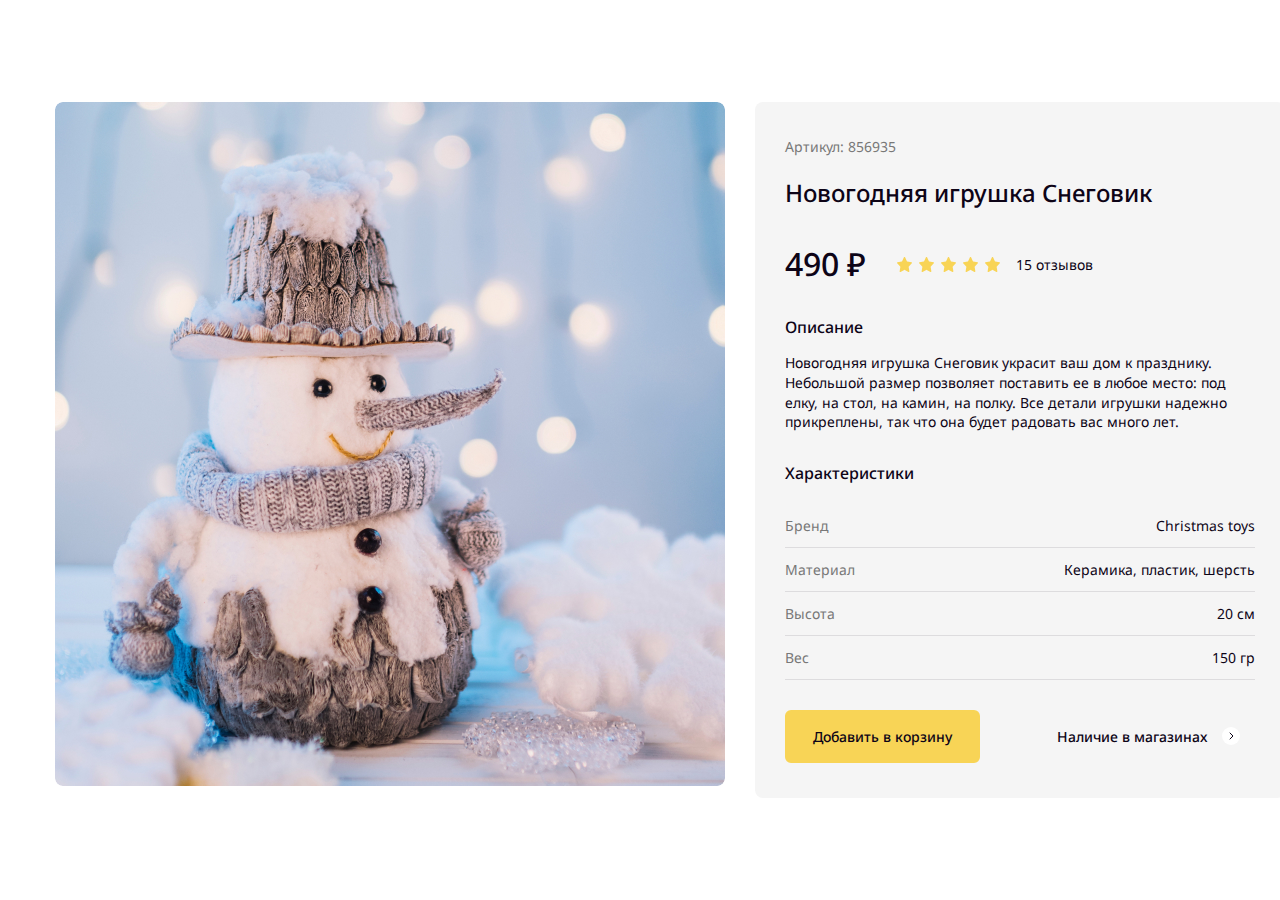
<file: case-1/index.html>
<!DOCTYPE html>
<html lang="ru">
<head>
  <meta charset="UTF-8">
  <meta http-equiv="X-UA-Compatible">
  <meta name="viewport" content="width=device-width, initial-scale=1.0">
  <title>Карточка товара "Снеговик"</title>
  <link rel="preconnect" href="https://fonts.googleapis.com">
  <link rel="preconnect" href="https://fonts.gstatic.com" crossorigin>
  <link 
    href="https://fonts.googleapis.com/css2?family=Noto+Sans:wght@400;500;700&display=swap" 
    rel="stylesheet"
  >
  <link rel="stylesheet" href="../css/normalize.css">
  <link rel="stylesheet" href="css/main.css">
</head>
<body>
  <main class="card-container">
    <article class="card">
      <!-- Изображение -->
      <div class="card__img-wrap">
        <img 
          class="card__img"
          src="img/snowman.jpg" 
          width="670" height="684" 
          alt="Новогодняя игрушка Снеговик" 
          title="Новогодняя игрушка Снеговик"
          aria-labelledby="img-main"
        >
      </div>
      <!-- Информация -->
      <div class="card__info-wrap card-info">
        <p class="card-info__article">Артикул: 856935</p>
        <h1 class="card-info__title" id="img-main">Новогодняя игрушка Снеговик</h1>
        <div class="card-info__info">
          <div class="card-info__price">490 &#8381;</div>
          <div class="card-info__stars star-rate" role="img" aria-label="Рейтинг 5 из 5">
            <img src="img/star.svg" alt="">
            <img src="img/star.svg" alt="">
            <img src="img/star.svg" alt="">
            <img src="img/star.svg" alt="">
            <img src="img/star.svg" alt="">
          </div>
          <a class="link card-info__reviews" href="#">15 отзывов</a>
        </div>
        <!-- Описание -->
        <div class="card-info__description description">
          <h3 class="description__title">Описание</h3>
          <p class="description__text">
            Новогодняя игрушка Снеговик украсит ваш дом
            к празднику. Небольшой размер позволяет поставить ее
            в любое место: под елку, на стол, на камин, на полку. Все детали игрушки 
            надежно прикреплены, так что она будет радовать вас много лет.
          </p>
        </div>
        <!-- Характеристики -->
        <div class="card-info__params params">
          <h3 class="params__title">Характеристики</h3>
          <dl class="params__list">
            <dt class="params__term">Бренд</dt>
            <dd class="params__value">Christmas toys</dd>
          </dl>
          <dl class="params__list">
            <dt class="params__term">Материал</dt>
            <dd class="params__value">Керамика, пластик, шерсть</dd>
          </dl>
          <dl class="params__list">
            <dt class="params__term">Высота</dt>
            <dd class="params__value">20 см</dd>
          </dl>
          <dl class="params__list">
            <dt class="params__term">Вес</dt>
            <dd class="params__value">150 гр</dd>
          </dl>
        </div>
        <!-- Ссылки -->
        <div class="card-info__buttons">
          <button href="#" class="button button--action card__button" type="button">
            Добавить в корзину
          </button>
          <a href="#" class="button button--link card__button">
            Наличие в магазинах
            <span class="button--link--arrow">
              <svg width="5" height="8" viewBox="0 0 5 8" fill="none" xmlns="http://www.w3.org/2000/svg">
                <path d="M1 1L4 4L1 7" stroke="#0D0417" stroke-linecap="round" stroke-linejoin="round"/>
              </svg>
            </span>
          </a>
        </div>
      </div>
    </article>
  </main>
</body>
</html>
</file>
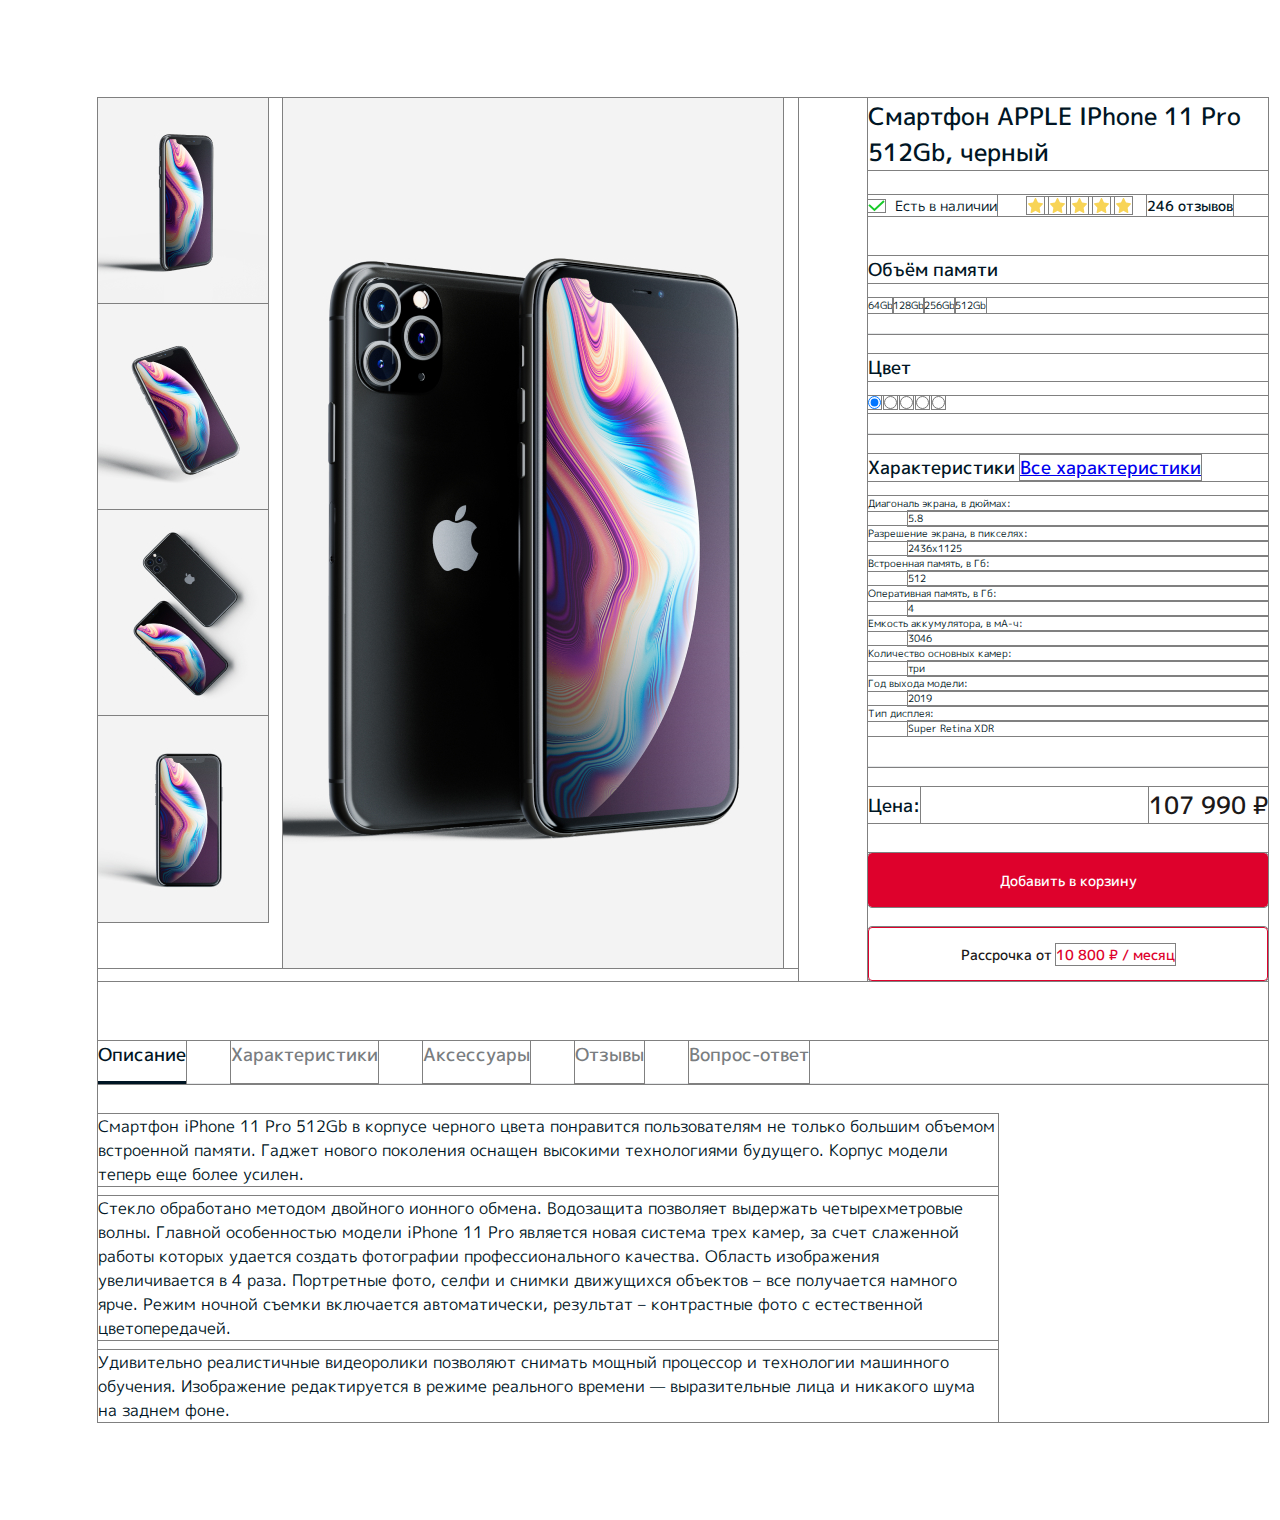
<file: case-3/index.html>
<!DOCTYPE html>
<html lang="ru">
  <head>
    <meta charset="UTF-8">
    <meta http-equiv="X-UA-Compatible" content="IE=edge">
    <meta name="viewport" content="width=device-width, initial-scale=1.0">
    <link rel="preconnect" href="https://fonts.googleapis.com">
    <link rel="preconnect" href="https://fonts.gstatic.com" crossorigin>
    <link href="https://fonts.googleapis.com/css2?family=M+PLUS+1p:wght@400;500&display=swap" rel="stylesheet"> 
    <title>Case 3: Карточка товара</title>
    <link rel="stylesheet" href="../css/normalize.css">
    <link rel="stylesheet" href="css/main.css">
  </head>
  <body>
    <main class="card-container">
        <article class="card">
            <form class="form card__form" action="#" method="get">

                <!-- Основная информация -->
                <div class="card__main">
                    <!-- галерея фото -->
                    <div class="card__img-container">
                        <ul class="list img-carousel">
                            <li class="img-carousel__item">
                                <img class="img img-carousel__img" src="img/photo-1.jpeg" alt="Photo 1" width="170" height="206">
                            </li>
                            <li class="img-carousel__item">
                                <img class="img img-carousel__img" src="img/photo-2.jpeg" alt="Photo 2" width="170" height="206">
                            </li>
                            <li class="img-carousel__item">
                                <img class="img img-carousel__img" src="img/photo-3.jpeg" alt="Photo 3" width="170" height="206">
                            </li>
                            <li class="img-carousel__item">
                                <img class="img img-carousel__img" src="img/photo-4.jpeg" alt="Photo 4" width="170" height="206">
                            </li>
                            <li class="img-carousel__item active">
                                <img class="img img-carousel__img" src="img/photo-5.jpeg" alt="Photo 5" width="500" height="870">
                            </li>
                        </ul>
                    </div>
                    <!-- инфо о товаре -->
                    <div class="card__info-container card-info">
                        <h1 class="card-info__title">Смартфон APPLE IPhone 11 Pro 512Gb, черный </h1>
                        <!-- наличие, звёздочки, кол-во отзывов -->
                        <div class="card-info__info">
                            <p class="card-info__availability">
                                <img src="img/ok-arrow.svg" alt="">
                                Есть в наличии
                            </p>
                            <div class="card-info__stars star-rate">
                              <img src="img/star.svg" alt="">
                              <img src="img/star.svg" alt="">
                              <img src="img/star.svg" alt="">
                              <img src="img/star.svg" alt="">
                              <img src="img/star.svg" alt="">
                            </div>
                            <a class="card-info__reviews link" href="#">246 отзывов</a>
                        </div>
                        <!-- объём памяти -->
                        <div class="card-info__block card-info--memory-chooser">
                            <h3 class="card-info__subtitle">Объём памяти</h3>
                            <div class="memory-chooser">
                                <input class="visually-hidden memory-chooser__item" type="radio" name="memory" id="memory_1">
                                <label class="memory-chooser__label" for="memory_1">64Gb</label>
                          
                                <input class="visually-hidden memory-chooser__item" type="radio" name="memory" id="memory_2">
                                <label class="memory-chooser__label" for="memory_2">128Gb</label>
                          
                                <input class="visually-hidden memory-chooser__item" type="radio" name="memory" id="memory_3">
                                <label class="memory-chooser__label" for="memory_3">256Gb</label>
                          
                                <input class="visually-hidden memory-chooser__item" type="radio" name="memory" id="memory_4" checked>
                                <label class="memory-chooser__label" for="memory_4">512Gb</label>
                            </div>
                        </div>
                        <!-- цвет -->
                        <div class="card-info__block card-info--color-chooser">
                            <h3 class="card-info__subtitle">Цвет</h3>
                            <div class="color-chooser">
                                <label class="visually-hidden" for="color_1">Чёрный</label>
                                <input class="color-chooser__item" type="radio" name="color" id="color_1"
                                  style="background-color: #001524;" checked>
                                <label class="visually-hidden" for="color_2">Мятный</label>
                                <input class="color-chooser__item" type="radio" name="color" id="color_2"
                                  style="background-color: #C0E9D7;">
                          
                                <label class="visually-hidden" for="color_3">Жёлтый</label>
                                <input class="color-chooser__item" type="radio" name="color" id="color_3"
                                  style="background-color: #FFE98C;">
                          
                                <label class="visually-hidden" for="color_4">Серый</label>
                                <input class="color-chooser__item" type="radio" name="color" id="color_4"
                                  style="background-color: #D7D4DD;">

                                <label class="visually-hidden" for="color_4">Красный</label>
                                <input class="color-chooser__item" type="radio" name="color" id="color_4"
                                style="background-color: #CD273D;">
                            </div>
                        </div>
                        <!-- характеристики -->
                        <div class="card-info__block card-info--data-list">
                            <h3 class="card-info__subtitle">
                                Характеристики <a href="#">Все характеристики</a>
                            </h3>
                            <dl class="data-list">
                              <dt>Диагональ экрана, в дюймах:</dt>
                              <dd>5.8</dd>
                              <dt>Разрешение экрана, в пикселях: </dt>
                              <dd>2436x1125</dd>
                              <dt>Встроенная память, в Гб:</dt>
                              <dd>512</dd>
                              <dt>Оперативная память, в Гб:</dt>
                              <dd>4</dd>
                              <dt>Емкость аккумулятора, в мА-ч:</dt>
                              <dd>3046</dd>
                              <dt>Количество основных камер:</dt>
                              <dd>три</dd>
                              <dt>Год выхода модели:</dt>
                              <dd>2019</dd>
                              <dt>Тип дисплея:</dt>
                              <dd>Super Retina XDR</dd>
                            </dl>
                        </div>
                        <!-- цена -->
                        <p class="card-info__price price">
                            <span class="price__text">Цена:</span>
                            <span class="price__value">107 990 &#8381;</span>
                        </p>
                        <!-- кнопки -->
                        <div class="card-info__buttons">
                            <button class="button card-info__button button--accent">Добавить в корзину</button>
                            <a class="button card-info__button button--bordered" href="#">
                                Рассрочка от <span>10 800 &#8381; / месяц</span>
                            </a>
                        </div>
                    </div>
                </div>

                <!-- Дополнительно -->
                <div class="card__more">
                    <!-- список табов -->
                    <ul class="list tabs card__tabs">
                        <li class="tabs__item tab tab--active">
                            <a class="link tab__link" href="#">Описание</a>
                        </li>
                        <li class="tabs__item tab">
                            <a class="link tab__link" href="#">Характеристики</a>
                        </li>
                        <li class="tabs__item tab">
                            <a class="link tab__link" href="#">Аксессуары</a>
                        </li>
                        <li class="tabs__item tab">
                            <a class="link tab__link" href="#">Отзывы</a>
                        </li>
                        <li class="tabs__item tab">
                            <a class="link tab__link" href="#">Вопрос-ответ</a>
                        </li>
                    </ul>
                    <!-- список описаний -->
                    <ul class="list descriptions card__descriptions">
                        <li class="descriptions__item description description--active">
                            <p>
                                Смартфон iPhone 11 Pro 512Gb в корпусе черного цвета понравится пользователям 
                                не только большим объемом встроенной памяти. Гаджет нового поколения оснащен 
                                высокими технологиями будущего. Корпус модели теперь еще более усилен.
                            </p>
                            <p>
                                Стекло обработано методом двойного ионного обмена. Водозащита позволяет выдержать 
                                четырехметровые волны. Главной особенностью модели iPhone 11 Pro является новая 
                                система трех камер, за счет слаженной работы которых удается создать фотографии 
                                профессионального качества. Область изображения увеличивается в 4 раза. Портретные 
                                фото, селфи и снимки движущихся объектов – все получается намного ярче. Режим ночной 
                                съемки включается автоматически, результат – контрастные фото с естественной 
                                цветопередачей.
                            </p>
                            <p>
                                Удивительно реалистичные видеоролики позволяют снимать мощный процессор и 
                                технологии машинного обучения. Изображение редактируется в режиме реального 
                                времени — выразительные лица и никакого шума на заднем фоне.
                            </p>
                        </li>
                        <li class="descriptions__item description">
                            Характеристики
                        </li>
                        <li class="descriptions__item description">
                            Аксессуары
                        </li>
                        <li class="descriptions__item description">
                            Отзывы
                        </li>
                        <li class="descriptions__item description">
                            Вопрос-ответ
                        </li>
                    </ul>
                </div>
            </form>
        </article>
    </main>
  </body>
</html>
</file>
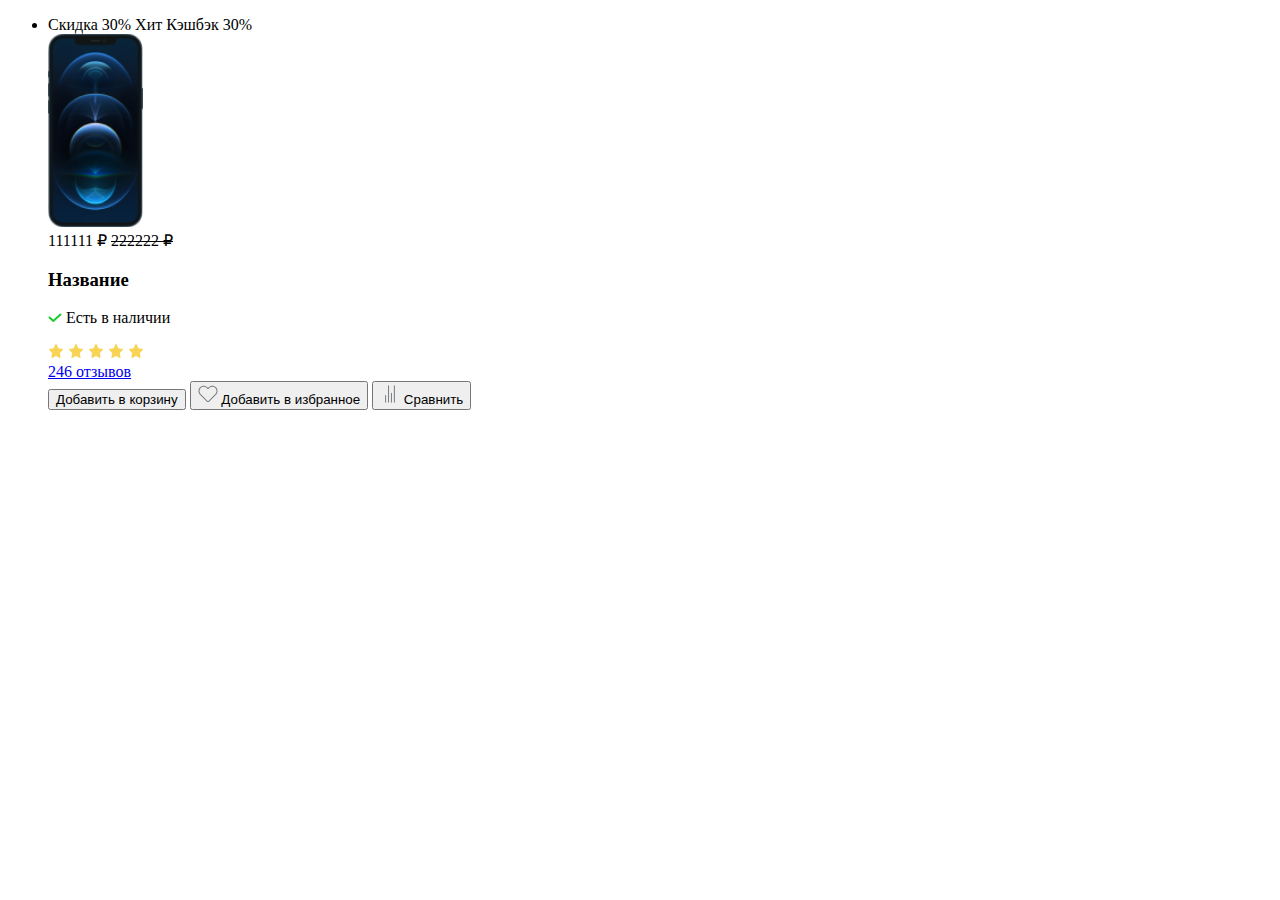
<file: case-4/card.html>
<!DOCTYPE html>
<html lang="en">
<head>
    <meta charset="UTF-8">
    <meta http-equiv="X-UA-Compatible" content="IE=edge">
    <meta name="viewport" content="width=device-width, initial-scale=1.0">
    <title>Card</title>
</head>
<body>
    <main className="main">
        <div className="container">
            <section class="cards">
                <ul class="list cards__list">

                    <li class="cards__item card" tabindex="0" id="1">
                        <span className="label label--sale card__label">
                            Скидка 30%
                        </span>
                        <span className="label label--hit card__label">
                            Хит
                        </span>
                        <span className="label label--cashback card__label">
                            Кэшбэк 30%
                        </span>
                        <div class="card__img-wrap">
                            <img 
                                className="img card__img" 
                                src="img/photo-1.png"
                                width="auto" height="193"
                                alt="Название"
                            />
                        </div>
                        <div className="card__description">
                            <!-- цена -->
                            <div className="card__prices">
                                <span className="card__price">111111 &#8381;</span>
                                <del className="card__price card__price--old">222222 &#8381;</del>
                            </div>
                            <!-- Название -->
                            <h3 className="card__title">Название</h3>
                            <!-- Наличие -->
                            <div class="card__info">
                                <p class="card__availability">
                                    <img src="img/ok-arrow.svg" alt="">
                                    Есть в наличии
                                </p>
                                <div class="card__stars star-rate">
                                  <img src="img/star.svg" alt="">
                                  <img src="img/star.svg" alt="">
                                  <img src="img/star.svg" alt="">
                                  <img src="img/star.svg" alt="">
                                  <img src="img/star.svg" alt="">
                                </div>
                                <a class="card__reviews link" href="#">246 отзывов</a>
                            </div>
                            <!-- Кнопки -->
                            <div className="card__buttons">
                                <button class="button card__button button--accent">Добавить в корзину</button>
                                <button className="button card__button" type="button">
                                    <img 
                                        className="button__img" src="img/heart.svg" 
                                        width="20" height="20" 
                                        alt="Кнопка 'В избранное'"
                                    />
                                    <span className="visually-hidden">Добавить в избранное</span>
                                </button>
                                <button className="button card__button card__button--buy" type="button">
                                    <img 
                                        className="button__img" src="img/compare.svg" 
                                        width="20" height="20" 
                                        alt="Кнопка 'Сравнить'"
                                    />
                                    <span className="visually-hidden">Сравнить</span>
                                </button>
                            </div>
                        </div>
                    </li>

                </ul>
            </section>
        </div>
    </main>
</body>
</html>
</file>
<file: case-1/css/main.css>
/* Общие стили */

*, ** {
  box-sizing: border-box;
}

:root {
  --white: #FFFFFF;
  --main-text: #0D0417;
  --yellow: #F8D456;
  --gray: #797980;
  --l-gray: #B6B6BF;
  --info-color: #F5F5F5;
  --disabled-color: #E6E4E1;
  --text-disabled: #A6A5A2;
  --link-disabled-bg: #DEDEDE;
  --article-color: #787878;
}

html, body {
  width: 100%;
  height: 100%;
  margin: 0;
  padding: 0;
  background-color: var(--white);

  font-family: "Noto Sans", sans-serif;
  font-size: 10px;
  line-height: 140%;
  font-weight: 400;
  font-style: normal;
  color: var(--main-text);
}

/* Ссылки */

a {
  text-decoration: none;
  color: inherit;
}

.link {
  font-weight: 400;
  font-size: 1.8rem;
  line-height: 2.5rem;

  outline: none;
  text-decoration: none;

  transition: all 0.2s ease-in-out 0s;
}

.link:visited {
  color: var(--gray);
}

.link:hover {
  text-decoration-color: var(--main-text);
  text-decoration-line: underline;
  text-decoration-thickness: 0.1rem;
  transition: all 0.2s ease-in-out 0s;
}

.link:focus,
.link:active {
  color: var(--main-text);
  text-decoration-color: var(--yellow);
  text-decoration-line: underline;
  text-decoration-thickness: 0.2rem;
  transition: all 0.2s ease-in-out 0s;
}

.link:disabled {
  color: var(--l-gray);
}

/* Контейнер карточек */

.card-container {
  min-height: 100vh;
  display: flex;
  flex-direction: column;
  justify-content: center;
  align-items: center;
}

/* Кнопки */

.button {
  display: flex;
  justify-content: center;
  align-items: center;
  background: none;

  padding: 1.5rem;

  font-weight: 500;
  font-size: 1.4rem;
  line-height: 1.9rem;
  color: var(--main-text);

  border: none;
  cursor: pointer;
}

.button:enabled:hover,
.button:enabled:focus,
.button:enabled:active {
  transition: all 0.2s ease-in-out 0s;
}

.button:disabled {
  border-color: var(--disabled-color);
  background-color: var(--disabled-color);
  color: var(--text-disabled);
}

.button--action {
  padding-left: 2.6rem;
  padding-right: 2.6rem;
  background-color: var(--yellow);

  border: 0.2rem solid var(--yellow);
  border-radius: 0.6rem;
}

.button--action:enabled:hover {
  background-color: var(--white);
  border-color: transparent;
  outline: 0.2rem solid var(--yellow);
}

.button--action:disabled {
  background-color: var(--disabled-color);
  color: var(--text-disabled);
  border-color: var(--disabled-color);
  outline: none;
}

.button--action:enabled:focus,
.button--action:enabled:active {
  outline: none;
  border: 0.1rem solid var(--main-text);
}

.button--link:hover .button--link--arrow {
  background-color: var(--yellow);
}

.button--link:hover .button--link--arrow path {
  stroke: var(--white);
}

.button--link:visited {
  color: var(--gray);
}

.button--link:disabled {
  color: var(--l-gray);
}

.button--link:disabled .button--link--arrow {
  background-color: var(--link-disabled-bg);
}

.button--link:disabled .button--link--arrow path {
  background-color: var(--link-disabled-bg);
  stroke: var(--l-gray);
}

.button--link:focus {
  text-decoration: 0.2rem solid var(--yellow);
}

.button:enabled:hover,
.button:enabled:focus,
.button:enabled:active {
  transition: background-color, color, border 0.2s ease-in-out 0s;
}

/* Карточка */

.card {
  display: grid;
  grid-template-columns: 67rem 47rem;
  grid-column-gap: 3rem;
}

/* Блок изображения */

.card__img-wrap {
  display: block;
  max-width: 67rem;
  object-fit: contain;
  border-radius: 0.8rem;
}

.card__img {
  display: block;
  border-radius: 0.8rem;
  max-width: 100%;
  height: auto;
}

/* Блок инфо */

.card-info {
  max-width: 47rem;
  width: 47rem;

  padding: 3.5rem 3rem;

  background-color: var(--info-color);
  border-radius: 0.8rem;
}

.card-info__article {
  margin: 0;
  margin-bottom: 2rem;

  font-size: 1.4rem;
  line-height: 1.9rem;
  color: var(--article-color);
}

.card-info__title {
  margin: 0;
  margin-bottom: 3.3rem;

  font-weight: 500;
  font-size: 2.4rem;
  line-height: 3.3rem;
}

.card-info__info {
  display: flex;
  align-items: center;

  margin-bottom: 3rem;
}

.card-info__price {
  margin-right: 3rem;

  font-weight: 500;
  font-size: 3.2rem;
  line-height: 4.4rem;
}

.star-rate {
  display: flex;
  align-items: center;
}

.star-rate img:not(:last-child) {
  margin-right: 0.5rem;
}

.card-info__reviews {
  margin-left: 1.5rem;
  font-size: 1.4rem;
  line-height: 1.9rem;
}

/* Описание */

.description__title {
  margin: 0;
  margin-bottom: 1.5rem;

  font-weight: 500;
  font-size: 1.6rem;
  line-height: 2.2rem;
}

.description__text {
  margin: 0;
  margin-bottom: 3rem;

  font-size: 1.4rem;
  line-height: 140%;
}

/* Характеристики */

.params__title {
  margin: 0;
  margin-bottom: 2rem;

  font-weight: 500;
  font-size: 1.6rem;
  line-height: 2.2rem;
}

.params__list {
  display: flex;
  justify-content: space-between;
  align-items: center;
  margin: 0;
  padding-top: 1.2rem;
  padding-bottom: 1.2rem;

  font-size: 1.4rem;
  line-height: 1.9rem;

  border-bottom: 0.1rem solid rgba(13, 4, 23, 0.1);
}

.params__term {
  color: var(--article-color);
}

.params__value {
  color: var(--main-text);
}

/* Кнопки */

.card-info__buttons {
  display: flex;
  justify-content: space-between;
  align-items: center;
  margin-top: 3rem;
}

.card__button:not(:last-child) {
  margin-right: 3rem;
}

.button--link--arrow {
  display: flex;
  justify-content: center;
  align-items: center;
  width: 1.8rem;
  height: 1.8rem;
  margin-left: 1.5rem;
  background-color: var(--white);
  border-radius: 50%;
}
</file>
<file: case-3/css/main.css>
/* variables */
:root {
    --bg: #E5E5E5;
    --text: #001524;
    --light-text: #797D80;

    --white: #ffffff;
    --border: #797D80;
    --accent-color: #DE012C;

    --color-1: #262827;
    --color-2: #C0E9D7;
    --color-3: #FFE98C;
    --color-4: #D7D4DD;
    --color-5: #CD273D;
}

/* base */

html,
body {
    margin: 0;
    padding: 0;
    width: 100%;
    font-family: 'M PLUS 1p', sans-serif;;
    font-size: 10px;
    font-style: normal;
    font-weight: 400;
    line-height: 150%;
    color: var(--text);
    background-color: var(--bg);
}

*,
*::before,
*::after {
    -webkit-box-sizing: border-box;
    box-sizing: border-box;
}

* {
    outline: 1px solid gray;
}

.link {
    text-decoration: none;
    color: inherit;
}

.link:hover {
    color: #DE012C;
}

.link:visited {
    color: #99A1A7;
}

.link:focus {
    color: #C20127;
}

.link[disabled] {
    color: #D6D2D3;
}

.list {
    list-style: none;
    margin: 0;
    padding: 0;
}

.img {
    max-width: 100%;
    height: auto;
    object-fit: cover;
}

.visually-hidden {
    position: absolute;
    width: 0.1rem;
    height: 0.1rem;
    margin: -0.1rem;
    border: 0;
    padding: 0;
    white-space: nowrap;
    -webkit-clip-path: inset(100%);
    clip-path: inset(100%);
    clip: rect(0 0 0 0);
    overflow: hidden;
}

/* Контейнер */

.card-container {
    width: 136.6rem;
    max-width: 136.6rem;
    margin: 0 auto;
    background-color: var(--white);
}

/* Кнопки */

.button {
    display: flex;
    justify-content: center;
    align-items: center;
    width: 100%;

    padding: 1.6rem 2rem 1.5rem;
    background-color: var(--white);

    font-weight: 500;
    font-size: 1.4rem;
    line-height: 2.1rem;
    color: #1C1919;

    text-decoration: none;

    border: 0.1rem solid var(--white);
    border-radius: 4px;

    cursor: pointer;
}

.button--accent {
    background-color: var(--accent-color);

    color: var(--white);

    border: 0.1rem solid var(--accent-color);
}

.button--accent:hover {
    background-color: #C20127;
    border-color: #C20127;
}

.button--accent:focus {
    background-color: #DE012C;
    border-color: #DE012C;
    outline: 0.2rem solid #001524;
}

.button--accent[disabled] {
    background-color: #E5E3E4;
    border-color: #E5E3E4;
    color: #B2B1B2;
}

.button--bordered {
    border: 0.1rem solid var(--accent-color);
}

.button--bordered span {
    margin-left: 0.4rem;
    color: var(--accent-color);
}

.button--bordered:hover {
    background-color: #001524;
    border-color: #001524;
    color: var(--white);
}

.button--bordered:focus {
    background-color: var(--white);
    border-color: var(--white);
    outline: 0.2rem solid #001524;
}

.button--bordered[disabled] {
    color: #BFBCBD;
    border-color: #BFBCBD;
}

.button--bordered[disabled] span {
    color: #BFBCBD;
    border-color: #BFBCBD;
}

/* Карточка */

.card {
    padding: 9.8rem;
}

.form {
    width: 100%;
}

/* Верхняя часть карточки */

.card__main {
    display: grid;
    grid-template-columns: 70rem 40rem;
    grid-column-gap: 7rem;
    margin-bottom: 6rem;
}

/* Карусель фото */

.img-carousel {
    display: flex;
    flex-direction: column;
    flex-wrap: wrap;
    align-items: flex-start;
    max-height: 87rem;
}

.img-carousel__item {
    display: flex;
}

/* Модуль описаний */

/* card-info */

.card-info__title {
    margin: 0;
    margin-bottom: 2.5rem;

    font-weight: 500;
    font-size: 2.4rem;
    line-height: 3.6rem;
}

.card-info__info {
    display: flex;
    flex-wrap: wrap;
    align-items: center;
    margin-bottom: 4rem;
}

.card-info__availability img {
    margin-right: 1rem;
}

.card-info__availability {
    display: flex;
    align-items: center;
    margin: 0;
    margin-right: 3rem;

    font-size: 1.4rem;
    line-height: 2.1rem;
}

/* звёздочки */

.star-rate {
    display: flex;
    align-items: center;
}

.star-rate img {
    margin-right: 0.5rem;
}

.star-rate img:last-child {
    margin-right: 0;
}

.card-info__reviews {
    margin-left: 1.5rem;

    font-weight: 500;
    font-size: 1.4rem;
    line-height: 2.1rem;
}

/* Списки параметров */

.card-info__block {
    margin-bottom: 2rem;
    padding-bottom: 2rem;
    border-bottom: 0.1rem solid rgba(0, 21, 36, 0.1);
}

.card-info__subtitle {
    margin: 0;
    margin-bottom: 1.5rem;

    font-weight: 500;
    font-size: 1.8rem;
    line-height: 2.7rem;
}

.memory-chooser {
    display: flex;
    align-items: center;
    flex-wrap: wrap;
}

/* Цена */

.price {
    display: flex;
    justify-content: center;
    flex-wrap: wrap;
    margin: 0;
}

.price__text {
    display: flex;
    align-items: center;
    
    font-weight: 500;
    font-size: 1.8rem;
    line-height: 2.7rem;
}

.price__value {
    margin-left: auto;

    font-weight: 500;
    font-size: 2.4rem;
    line-height: 3.6rem;
    color: #1C1919;
}

/* Кнопки */

.card-info__buttons {
    margin-top: 3rem;
}

.card-info__button:not(:last-child) {
    margin-bottom: 2rem;
}

/* Табы */

.tabs {
    display: flex;
    width: 100%;
    margin-bottom: 3rem;
    border-bottom: 0.1rem solid rgba(0, 21, 36, 0.1);
}

.tab {
    display: flex;
    margin-right: 4.5rem;
}

.tab:last-child {
    margin-right: 0;
}

.tab__link {
    position: relative;
    font-weight: 500;
    font-size: 1.8rem;
    line-height: 2.7rem;
    padding-bottom: 1.5rem;
    color: var(--light-text);
}

.tab--active .tab__link {
    color: var(--text);
}

.tab--active .tab__link::before {
    position: absolute;
    content: "";
    bottom: -0.1rem;
    left: 0;
    width: 100%;
    height: 0.3rem;
    background-color: var(--text);
}

/* Содержимое табов */

.descriptions {
    max-width: 90rem;
}

.description {
    display: none;
}

.description--active {
    display: block;
}

.description p {
    margin: 0;
    margin-bottom: 1rem;
    font-size: 1.6rem;
    line-height: 150%;
}

.description p:last-child {
    margin-bottom: 0;
}
</file>
